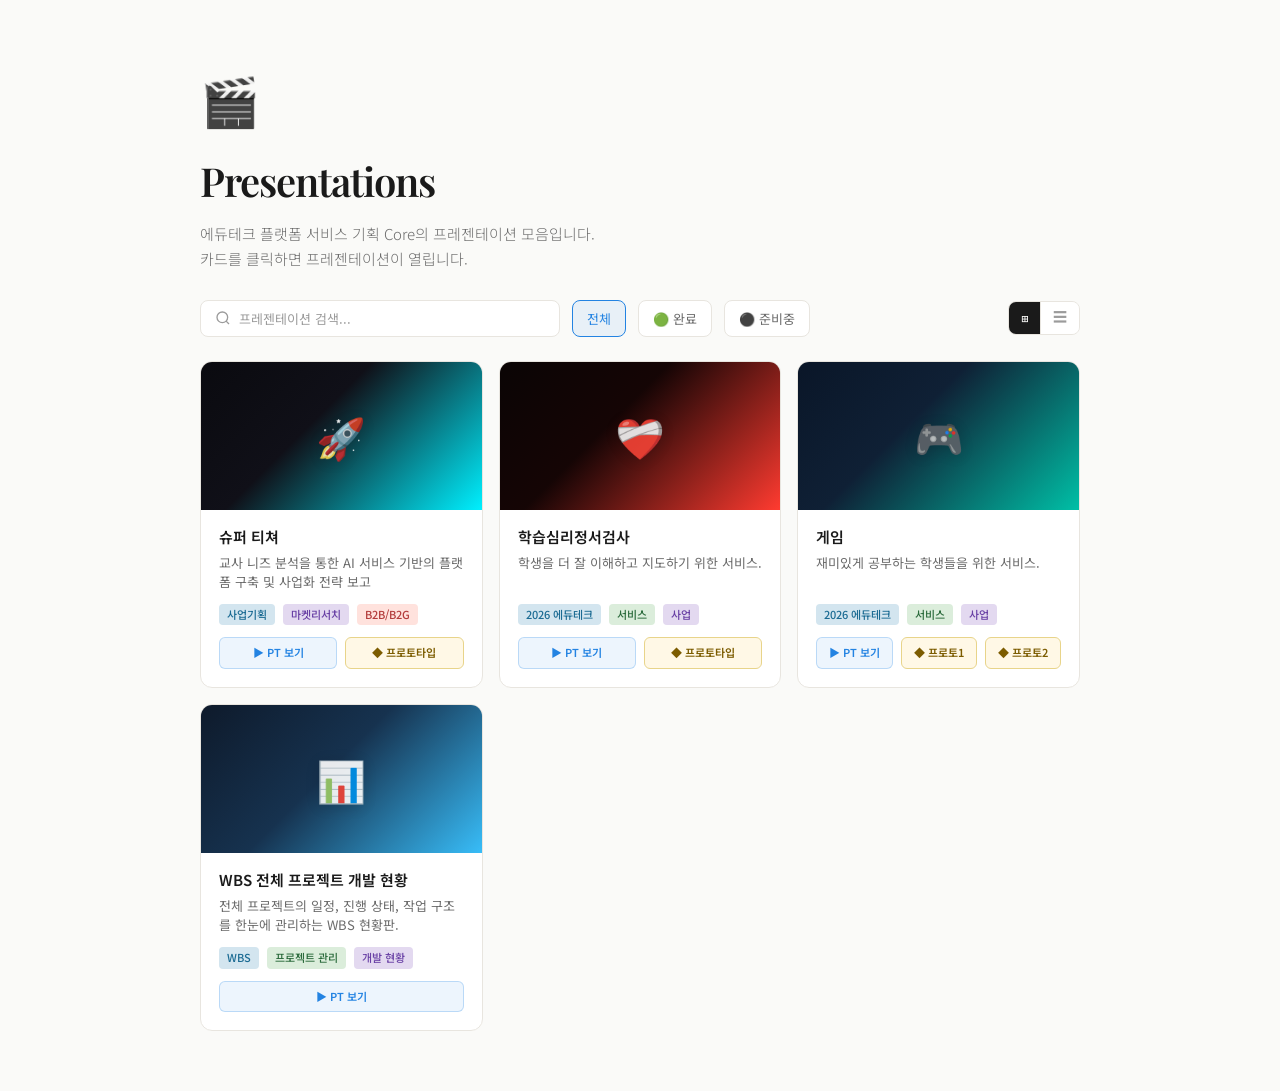
<file: index.html>
<!DOCTYPE html>
<html lang="ko">

<head>
  <meta charset="UTF-8">
  <meta name="viewport" content="width=device-width, initial-scale=1.0">
  <title>Presentations — 에듀테크 플랫폼 서비스 기획 Core</title>
  <link
    href="https://fonts.googleapis.com/css2?family=Noto+Sans+KR:wght@300;400;500;600;700&family=Playfair+Display:ital,wght@0,600;1,400&family=JetBrains+Mono:wght@400;500&display=swap"
    rel="stylesheet">
  <style>
    /* ══════════════════════════════════════
     DESIGN TOKENS
     노션 감성 — warm neutral, editorial clean
     ══════════════════════════════════════ */
    :root {
      --bg: #FAFAF8;
      --bg-hover: #F3F3EE;
      --bg-card: #FFFFFF;
      --surface: #F5F5F0;
      --border: #E8E5DF;
      --border-hover: #D4D0C8;
      --text-primary: #1A1A1A;
      --text-secondary: #6B6B6B;
      --text-tertiary: #9B9B9B;
      --accent: #2383E2;
      --accent-soft: rgba(35, 131, 226, 0.08);
      --accent-hover: rgba(35, 131, 226, 0.12);
      --tag-blue: #D3E5EF;
      --tag-blue-text: #1B6B93;
      --tag-green: #DBEDDB;
      --tag-green-text: #2B6B3C;
      --tag-orange: #FADEC9;
      --tag-orange-text: #9B5C30;
      --tag-purple: #E3D9F0;
      --tag-purple-text: #6940A5;
      --tag-red: #FFE2DD;
      --tag-red-text: #B33B3B;
      --tag-gray: #E8E5DF;
      --tag-gray-text: #6B6B6B;
      --shadow-sm: 0 1px 2px rgba(0, 0, 0, 0.04);
      --shadow-md: 0 4px 16px rgba(0, 0, 0, 0.06);
      --shadow-lg: 0 12px 40px rgba(0, 0, 0, 0.08);
      --radius: 8px;
      --radius-lg: 12px;
      --font-sans: 'Noto Sans KR', -apple-system, sans-serif;
      --font-serif: 'Playfair Display', Georgia, serif;
      --font-mono: 'JetBrains Mono', monospace;
      --header-height: 56px;
      --sidebar-width: 260px;
      --max-content: 960px;
    }

    * {
      margin: 0;
      padding: 0;
      box-sizing: border-box;
    }

    html {
      font-size: 15px;
    }

    body {
      font-family: var(--font-sans);
      color: var(--text-primary);
      background: var(--bg);
      line-height: 1.6;
      -webkit-font-smoothing: antialiased;
    }

    /* ══════ LAYOUT ══════ */
    .layout {
      display: flex;
      min-height: 100vh;
    }

    /* ── Main Content ── */
    .main {
      flex: 1;
      width: 100%;
      min-height: 100vh;
    }

    /* ── Header ── */
    .page-header {
      max-width: var(--max-content);
      margin: 0 auto;
      padding: 60px 40px 0;
    }

    .page-header-emoji {
      font-size: 48px;
      margin-bottom: 12px;
      display: inline-block;
      animation: float 3s ease-in-out infinite;
    }

    @keyframes float {

      0%,
      100% {
        transform: translateY(0);
      }

      50% {
        transform: translateY(-6px);
      }
    }

    .page-header h1 {
      font-family: var(--font-serif);
      font-size: 40px;
      font-weight: 600;
      letter-spacing: -1px;
      color: var(--text-primary);
      margin-bottom: 8px;
    }

    .page-header-desc {
      font-size: 15px;
      color: var(--text-secondary);
      font-weight: 300;
      max-width: 560px;
      line-height: 1.7;
    }

    /* ── Toolbar ── */
    .toolbar {
      max-width: var(--max-content);
      margin: 0 auto;
      padding: 28px 40px 0;
      display: flex;
      align-items: center;
      gap: 12px;
      flex-wrap: wrap;
    }

    .search-box {
      display: flex;
      align-items: center;
      gap: 8px;
      background: var(--bg-card);
      border: 1px solid var(--border);
      border-radius: var(--radius);
      padding: 8px 14px;
      flex: 1;
      min-width: 200px;
      max-width: 360px;
      transition: border-color 0.2s, box-shadow 0.2s;
    }

    .search-box:focus-within {
      border-color: var(--accent);
      box-shadow: 0 0 0 3px var(--accent-soft);
    }

    .search-box svg {
      flex-shrink: 0;
      color: var(--text-tertiary);
    }

    .search-box input {
      border: none;
      outline: none;
      background: transparent;
      font-family: var(--font-sans);
      font-size: 13px;
      color: var(--text-primary);
      width: 100%;
    }

    .search-box input::placeholder {
      color: var(--text-tertiary);
    }

    .filter-btn {
      display: flex;
      align-items: center;
      gap: 6px;
      padding: 8px 14px;
      border-radius: var(--radius);
      border: 1px solid var(--border);
      background: var(--bg-card);
      font-size: 13px;
      color: var(--text-secondary);
      cursor: pointer;
      transition: all 0.15s;
      font-family: var(--font-sans);
      white-space: nowrap;
    }

    .filter-btn:hover {
      border-color: var(--border-hover);
      background: var(--bg-hover);
    }

    .filter-btn.active {
      background: var(--accent-soft);
      border-color: var(--accent);
      color: var(--accent);
    }

    .view-toggle {
      margin-left: auto;
      display: flex;
      border: 1px solid var(--border);
      border-radius: var(--radius);
      overflow: hidden;
    }

    .view-toggle button {
      padding: 7px 12px;
      border: none;
      background: var(--bg-card);
      color: var(--text-tertiary);
      cursor: pointer;
      font-size: 14px;
      transition: all 0.15s;
      display: flex;
      align-items: center;
      justify-content: center;
    }

    .view-toggle button:not(:last-child) {
      border-right: 1px solid var(--border);
    }

    .view-toggle button.active {
      background: var(--text-primary);
      color: var(--bg);
    }

    .view-toggle button:hover:not(.active) {
      background: var(--bg-hover);
    }

    /* ══════ CARD VIEW ══════ */
    .card-grid {
      max-width: var(--max-content);
      margin: 0 auto;
      padding: 24px 40px 60px;
      display: grid;
      grid-template-columns: repeat(auto-fill, minmax(280px, 1fr));
      gap: 16px;
    }

    .card {
      background: var(--bg-card);
      border: 1px solid var(--border);
      border-radius: var(--radius-lg);
      overflow: hidden;
      cursor: pointer;
      transition: all 0.25s;
      text-decoration: none;
      color: inherit;
      display: flex;
      flex-direction: column;
    }

    .card:hover {
      border-color: var(--border-hover);
      box-shadow: var(--shadow-md);
      transform: translateY(-2px);
    }

    .card-cover {
      height: 148px;
      position: relative;
      overflow: hidden;
    }

    .card-cover-gradient {
      width: 100%;
      height: 100%;
      display: flex;
      align-items: center;
      justify-content: center;
    }

    .card-cover-icon {
      font-size: 40px;
      opacity: 0.9;
      filter: drop-shadow(0 2px 8px rgba(0, 0, 0, 0.15));
    }

    .card-body {
      padding: 16px 18px 18px;
      flex: 1;
      display: flex;
      flex-direction: column;
    }

    .card-title {
      font-size: 15px;
      font-weight: 600;
      margin-bottom: 6px;
      line-height: 1.4;
      display: -webkit-box;
      -webkit-line-clamp: 2;
      line-clamp: 2;
      -webkit-box-orient: vertical;
      overflow: hidden;
    }

    .card-desc {
      font-size: 13px;
      color: var(--text-secondary);
      line-height: 1.5;
      margin-bottom: 12px;
      display: -webkit-box;
      -webkit-line-clamp: 2;
      line-clamp: 2;
      -webkit-box-orient: vertical;
      overflow: hidden;
      flex: 1;
    }

    .card-meta {
      display: flex;
      align-items: center;
      gap: 8px;
      flex-wrap: wrap;
    }

    .tag {
      display: inline-block;
      padding: 2px 8px;
      border-radius: 4px;
      font-size: 11px;
      font-weight: 500;
      white-space: nowrap;
    }

    .tag-blue {
      background: var(--tag-blue);
      color: var(--tag-blue-text);
    }

    .tag-green {
      background: var(--tag-green);
      color: var(--tag-green-text);
    }

    .tag-orange {
      background: var(--tag-orange);
      color: var(--tag-orange-text);
    }

    .tag-purple {
      background: var(--tag-purple);
      color: var(--tag-purple-text);
    }

    .tag-red {
      background: var(--tag-red);
      color: var(--tag-red-text);
    }

    .tag-gray {
      background: var(--tag-gray);
      color: var(--tag-gray-text);
    }

    .card-date {
      font-size: 11px;
      color: var(--text-tertiary);
      font-family: var(--font-mono);
      margin-left: auto;
    }

    /* ══════ TABLE VIEW ══════ */
    .table-container {
      max-width: var(--max-content);
      margin: 0 auto;
      padding: 24px 40px 60px;
      display: none;
    }

    .table-container.show {
      display: block;
    }

    .card-grid.hide {
      display: none;
    }

    .data-table {
      width: 100%;
      border-collapse: collapse;
      background: var(--bg-card);
      border: 1px solid var(--border);
      border-radius: var(--radius-lg);
      overflow: hidden;
    }

    .data-table thead th {
      text-align: left;
      padding: 10px 16px;
      font-size: 11px;
      font-weight: 600;
      color: var(--text-tertiary);
      text-transform: uppercase;
      letter-spacing: 0.5px;
      background: var(--surface);
      border-bottom: 1px solid var(--border);
      white-space: nowrap;
    }

    .data-table tbody tr {
      transition: background 0.1s;
      cursor: pointer;
    }

    .data-table tbody tr:hover {
      background: var(--bg-hover);
    }

    .data-table tbody tr:not(:last-child) td {
      border-bottom: 1px solid var(--border);
    }

    .data-table td {
      padding: 12px 16px;
      font-size: 13px;
      vertical-align: middle;
    }

    .table-title {
      font-weight: 500;
      display: flex;
      align-items: center;
      gap: 8px;
    }

    .table-title-icon {
      font-size: 16px;
    }

    .table-tags {
      display: flex;
      gap: 4px;
      flex-wrap: wrap;
    }

    .table-date {
      font-family: var(--font-mono);
      font-size: 12px;
      color: var(--text-tertiary);
    }

    .table-status {
      display: flex;
      align-items: center;
      gap: 6px;
      font-size: 12px;
    }

    .status-dot {
      width: 7px;
      height: 7px;
      border-radius: 50%;
    }

    .status-dot.live {
      background: #4CAF50;
      box-shadow: 0 0 6px rgba(76, 175, 80, 0.4);
    }

    .status-dot.draft {
      background: var(--text-tertiary);
    }

    /* ══════ Empty State ══════ */
    .empty-state {
      text-align: center;
      padding: 80px 20px;
      color: var(--text-tertiary);
      grid-column: 1 / -1;
    }

    .empty-state-icon {
      font-size: 40px;
      margin-bottom: 12px;
      opacity: 0.5;
    }

    .empty-state-text {
      font-size: 14px;
    }

    @media (max-width: 768px) {
      .page-header {
        padding: 36px 20px 0;
      }

      .page-header h1 {
        font-size: 28px;
      }

      .toolbar {
        padding: 20px 20px 0;
      }

      .card-grid {
        padding: 16px 20px 40px;
        grid-template-columns: 1fr;
      }

      .table-container {
        padding: 16px 20px 40px;
        overflow-x: auto;
      }

      .search-box {
        max-width: none;
      }
    }

    /* ══════ Animations ══════ */
    .card {
      opacity: 0;
      transform: translateY(16px);
      animation: cardIn 0.5s forwards;
    }

    .card:nth-child(1) {
      animation-delay: 0.05s;
    }

    .card:nth-child(2) {
      animation-delay: 0.10s;
    }

    .card:nth-child(3) {
      animation-delay: 0.15s;
    }

    .card:nth-child(4) {
      animation-delay: 0.20s;
    }

    .card:nth-child(5) {
      animation-delay: 0.25s;
    }

    .card:nth-child(6) {
      animation-delay: 0.30s;
    }

    @keyframes cardIn {
      to {
        opacity: 1;
        transform: translateY(0);
      }
    }

    .page-header-emoji,
    .page-header h1,
    .page-header-desc {
      opacity: 0;
      transform: translateY(12px);
      animation: fadeIn 0.6s forwards;
    }

    .page-header h1 {
      animation-delay: 0.1s;
    }

    .page-header-desc {
      animation-delay: 0.2s;
    }

    @keyframes fadeIn {
      to {
        opacity: 1;
        transform: translateY(0);
      }
    }
  </style>
</head>

<body>

  <div class="layout">
    <!-- ══════ Main ══════ -->
    <main class="main">
      <div class="page-header">
        <div class="page-header-emoji">🎬</div>
        <h1>Presentations</h1>
        <p class="page-header-desc">
          에듀테크 플랫폼 서비스 기획 Core의 프레젠테이션 모음입니다.<br>
          카드를 클릭하면 프레젠테이션이 열립니다.
        </p>
      </div>

      <!-- Toolbar -->
      <div class="toolbar">
        <div class="search-box">
          <svg width="16" height="16" fill="none" viewBox="0 0 24 24" stroke="currentColor" stroke-width="2">
            <circle cx="11" cy="11" r="8" />
            <path d="M21 21l-4.35-4.35" />
          </svg>
          <input type="text" placeholder="프레젠테이션 검색..." id="searchInput" oninput="handleSearch()">
        </div>
        <button class="filter-btn active" data-status="all" onclick="filterStatus(this, 'all')">전체</button>
        <button class="filter-btn" data-status="live" onclick="filterStatus(this, 'live')">🟢 완료</button>
        <button class="filter-btn" data-status="draft" onclick="filterStatus(this, 'draft')">⚫ 준비중</button>

        <div class="view-toggle">
          <button class="active" onclick="setView('card', this)" title="카드 뷰">⊞</button>
          <button onclick="setView('table', this)" title="테이블 뷰">☰</button>
        </div>
      </div>

      <!-- Card Grid -->
      <div class="card-grid" id="cardGrid"></div>

      <!-- Table View -->
      <div class="table-container" id="tableView">
        <table class="data-table">
          <thead>
            <tr>
              <th>제목</th>
              <th>카테고리</th>
              <th>상태</th>
              <th>날짜</th>
            </tr>
          </thead>
          <tbody id="tableBody"></tbody>
        </table>
      </div>
    </main>
  </div>

  <script>
    /*  ╔══════════════════════════════════════════════════╗
        ║  📌 여기에 프레젠테이션 항목을 추가하세요!       ║
        ║  새 html이 생기면 아래 배열에 객체를 추가하면    ║
        ║  자동으로 카드와 테이블에 반영됩니다.            ║
        ╚══════════════════════════════════════════════════╝ */
    const presentations = [
      {
        title: "슈퍼 티쳐",
        desc: "교사 니즈 분석을 통한 AI 서비스 기반의 플랫폼 구축 및 사업화 전략 보고",
        file: "biz_plan.html",
        proto: "https://sssuper-teacher.vercel.app/home",
        icon: "🚀",
        cover: "linear-gradient(135deg, #0A0A0F 0%, #101018 40%, #00F0FF 100%)",
        category: "보고",
        tags: [
          { label: "사업기획", color: "blue" },
          { label: "마켓리서치", color: "purple" },
          { label: "B2B/B2G", color: "red" }
        ],
        date: "2026-03-16",
        status: "draft"
      },
      {
        title: "학습심리정서검사",
        desc: "학생을 더 잘 이해하고 지도하기 위한 서비스.",
        file: "https://pt-meta.vercel.app/",
        proto: "https://meta-dashboard-lemon.vercel.app/dashboard",
        icon: "❤️‍🩹",
        cover: "linear-gradient(135deg, #0A0505 0%, #150505 40%, #FF3B30 100%)",
        category: "보고",
        tags: [
          { label: "2026 에듀테크", color: "blue" },
          { label: "서비스", color: "green" },
          { label: "사업", color: "purple" }
        ],
        date: "2026-02-24",
        status: "draft"
      },

      {
        title: "게임",
        desc: "재미있게 공부하는 학생들을 위한 서비스.",
        file: "https://visang-game-report.vercel.app/",
        proto: ["https://game-omega-hazel.vercel.app/dashboard", "https://game-omega-hazel.vercel.app/student"],
        protoLabels: ["프로토1", "프로토2"],
        icon: "🎮",
        cover: "linear-gradient(135deg, #0A1628 0%, #0F2035 40%, #00BFA6 100%)",
        category: "보고",
        tags: [
          { label: "2026 에듀테크", color: "blue" },
          { label: "서비스", color: "green" },
          { label: "사업", color: "purple" }
        ],
        date: "2026-02-24",
        status: "live"
      },
      {
        title: "WBS 전체 프로젝트 개발 현황",
        desc: "전체 프로젝트의 일정, 진행 상태, 작업 구조를 한눈에 관리하는 WBS 현황판.",
        file: "wbs.html",
        icon: "📊",
        cover: "linear-gradient(135deg, #0E1A2B 0%, #16324F 45%, #38BDF8 100%)",
        category: "보고",
        tags: [
          { label: "WBS", color: "blue" },
          { label: "프로젝트 관리", color: "green" },
          { label: "개발 현황", color: "purple" }
        ],
        date: "2026-04-06",
        status: "live"
      },
    ];

    // ══════ State ══════
    let currentCategory = 'all';
    let currentStatus = 'all';
    let searchQuery = '';

    // ══════ Render ══════
    function render() {
      const filtered = presentations.filter(p => {
        const matchCat = currentCategory === 'all' || p.category === currentCategory;
        const matchStatus = currentStatus === 'all' || p.status === currentStatus;
        const matchSearch = searchQuery === '' ||
          p.title.toLowerCase().includes(searchQuery) ||
          p.desc.toLowerCase().includes(searchQuery) ||
          p.tags.some(t => t.label.toLowerCase().includes(searchQuery));
        return matchCat && matchStatus && matchSearch;
      });

      // Count removed with LNB

      // Card view
      const grid = document.getElementById('cardGrid');
      if (filtered.length === 0) {
        grid.innerHTML = `
      <div class="empty-state">
        <div class="empty-state-icon">🔍</div>
        <div class="empty-state-text">조건에 맞는 프레젠테이션이 없습니다.</div>
      </div>`;
      } else {
        grid.innerHTML = filtered.map((p, i) => `
      <div class="card" style="animation-delay:${i * 0.05}s;">
        <div class="card-cover">
          <div class="card-cover-gradient" style="background:${p.cover};">
            <span class="card-cover-icon">${p.icon}</span>
          </div>
        </div>
        <div class="card-body">
          <div class="card-title">${p.title}</div>
          <div class="card-desc">${p.desc}</div>
          <div class="card-meta">
            ${p.tags.map(t => `<span class="tag tag-${t.color}">${t.label}</span>`).join('')}
          </div>
          <div style="display:flex;gap:8px;margin-top:12px;flex-wrap:wrap;">
            <span onclick="window.open('${p.file}','_blank','noopener,noreferrer');"
              style="flex:1;display:inline-flex;align-items:center;justify-content:center;gap:5px;font-size:11px;font-weight:600;color:var(--accent);background:var(--accent-soft);border:1px solid rgba(35,131,226,0.25);border-radius:6px;padding:6px 10px;cursor:pointer;transition:background 0.15s;"
              onmouseover="this.style.background='var(--accent-hover)'" onmouseout="this.style.background='var(--accent-soft)'">
              &#9654; PT 보기
            </span>
            ${p.proto ? (Array.isArray(p.proto) ? p.proto : [p.proto]).map((url, i) => {
          const label = p.protoLabels ? p.protoLabels[i] : (i === 0 ? '프로토타입' : `프로토${i + 1}`);
          return `<span onclick="window.open('${url}','_blank','noopener,noreferrer');"
                    style="flex:1;display:inline-flex;align-items:center;justify-content:center;gap:5px;font-size:11px;font-weight:600;color:#7C5C00;background:#FFF8E6;border:1px solid #E8D48A;border-radius:6px;padding:6px 10px;cursor:pointer;transition:background 0.15s;"
                    onmouseover="this.style.background='#FFF0C0'" onmouseout="this.style.background='#FFF8E6'">
                    &#9670; ${label}
                  </span>`;
        }).join('') : ''}
            ${p.simple ? `<span onclick="window.open('${p.simple}','_blank','noopener,noreferrer');"
              style="flex:1;display:inline-flex;align-items:center;justify-content:center;gap:5px;font-size:11px;font-weight:600;color:#1A5C2A;background:#EDFAF1;border:1px solid #7DD4A0;border-radius:6px;padding:6px 10px;cursor:pointer;transition:background 0.15s;"
              onmouseover="this.style.background='#C8F0D8'" onmouseout="this.style.background='#EDFAF1'">
              &#9632; 요약본
            </span>` : ''}
          </div>
        </div>
      </div>
    `).join('');
      }

      // Table view
      const tbody = document.getElementById('tableBody');
      if (filtered.length === 0) {
        tbody.innerHTML = `<tr><td colspan="4" style="text-align:center;padding:40px;color:var(--text-tertiary);">조건에 맞는 프레젠테이션이 없습니다.</td></tr>`;
      } else {
        tbody.innerHTML = filtered.map(p => `
      <tr onclick="window.open('${p.file}','_blank','noopener,noreferrer')">
        <td>
          <div class="table-title">
            <span class="table-title-icon">${p.icon}</span>
            ${p.title}
          </div>
        </td>
        <td><span class="tag tag-gray">${p.category}</span></td>
        <td>
          <div class="table-status">
            <span class="status-dot ${p.status}"></span>
            ${p.status === 'live' ? '완료' : '준비중'}
          </div>
        </td>
        <td><span class="table-date">${p.date}</span></td>
      </tr>
    `).join('');
      }
    }

    // ══════ Handlers ══════
    function filterStatus(btn, status) {
      currentStatus = status;
      document.querySelectorAll('.filter-btn').forEach(b => b.classList.remove('active'));
      btn.classList.add('active');
      render();
    }

    function handleSearch() {
      searchQuery = document.getElementById('searchInput').value.toLowerCase().trim();
      render();
    }

    function setView(view, btn) {
      document.querySelectorAll('.view-toggle button').forEach(b => b.classList.remove('active'));
      btn.classList.add('active');
      document.getElementById('cardGrid').classList.toggle('hide', view === 'table');
      document.getElementById('tableView').classList.toggle('show', view === 'table');
    }

    // ══════ Init ══════
    render();
  </script>
</body>

</html>
</file>
